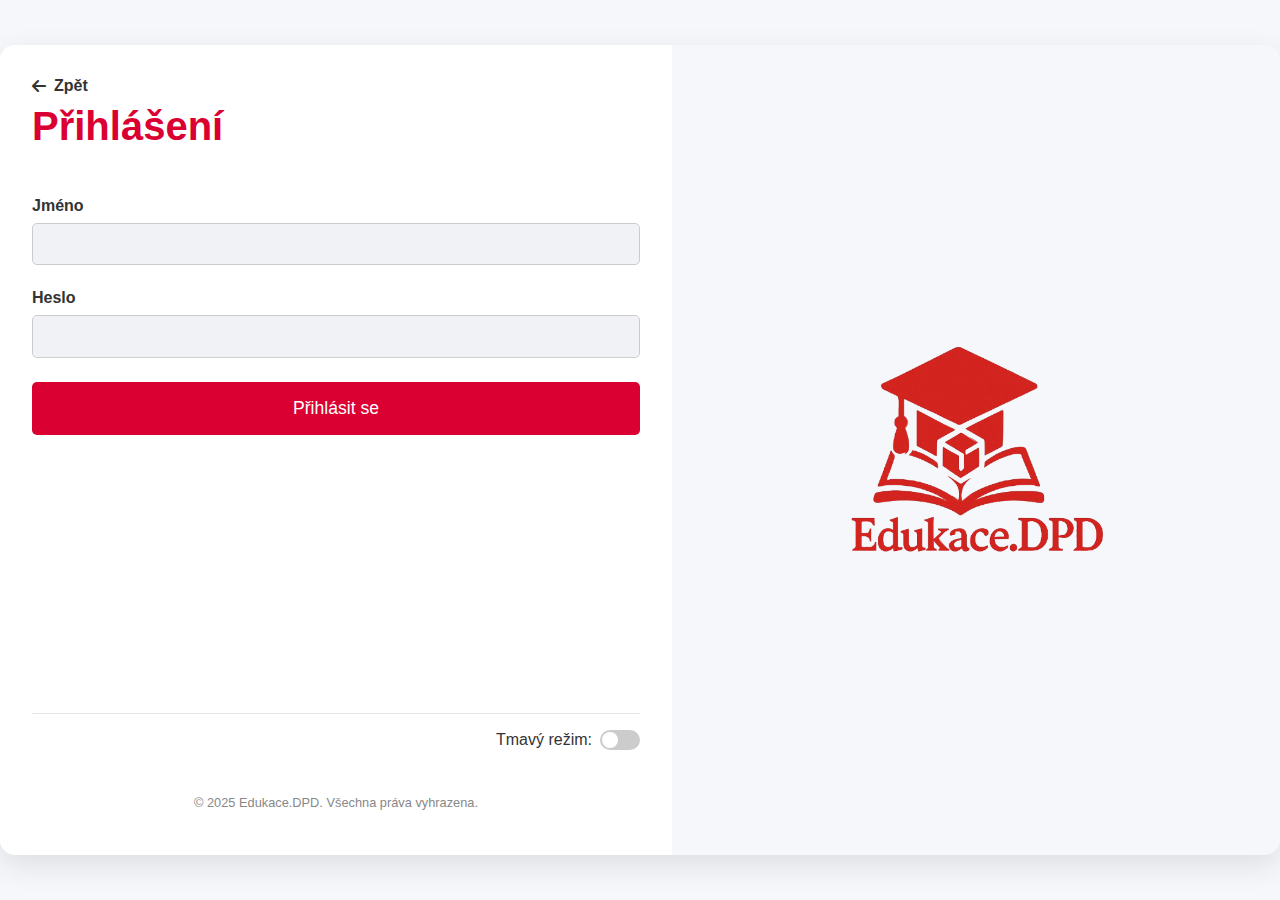
<file: login.html>
<!DOCTYPE html>
<html lang="cs">
<head>
    <meta charset="UTF-8">
    <meta name="viewport" content="width=device-width, initial-scale=1.0">
    <title>DPD Edukace - Přihlášení</title>
    <link rel="stylesheet" href="style.css">
    <link rel="stylesheet" href="https://cdnjs.cloudflare.com/ajax/libs/font-awesome/6.0.0-beta3/css/all.min.css">
    <script src="login.js" defer></script>
</head>
<body>
    <div class="container">
        <div class="left-panel">
            <a href="index.html" class="back-button" id="back-to-position">
                <i class="fas fa-arrow-left"></i> <span>Zpět</span>
            </a>
            <header>
                <h1 class="welcome-text" id="welcome-text">Přihlášení</h1>
                <p class="role-text" id="role-text"></p>
            </header>
            <main class="main-content">
                <form id="login-form" class="login-form">
                    <div class="input-group">
                        <label for="username">Jméno</label>
                        <input type="text" id="username" name="username" required>
                    </div>
                    <div class="input-group">
                        <label for="password">Heslo</label>
                        <input type="password" id="password" name="password" required>
                    </div>
                    <button type="submit" class="submit-button">Přihlásit se</button>
                </form>
            </main>
            <footer class="bottom-panel">
                <div class="settings">
                    <div class="theme-switch">
                        <span id="theme-label">Tmavý režim:</span>
                        <label class="switch">
                            <input type="checkbox" id="theme-toggle">
                            <span class="slider"></span>
                        </label>
                    </div>
                </div>
                <div class="footer">
                    <p>© 2025 Edukace.DPD. Všechna práva vyhrazena.</p>
                </div>
            </footer>
        </div>
       <div class="right-panel" style="background-image: url(obrazky/thumbnail_IMG_9121.png); background-size: 50%; background-position: center; background-repeat: no-repeat;"></div>
    </div>
</body>
</html>
</file>
<file: style.css>
:root {
    --bg-color-light: #f5f7fa;
    --bg-color-dark: #121212;
    --panel-bg-light: #ffffff;
    --panel-bg-dark: #1f1f1f;
    --text-color-light: #333;
    --text-color-dark: #e0e0e0;
    --card-bg-color-light: #f0f2f5;
    --card-bg-color-dark: #2c2c2c;
    --hover-color-light: #e6e8eb;
    --hover-color-dark: #3a3a3a;
    --primary-color: #db0032;
    --secondary-color: #007bff;
    --font-family: 'Roboto', sans-serif;
}

body {
    font-family: var(--font-family);
    margin: 0;
    padding: 0;
    display: flex;
    justify-content: center;
    align-items: center;
    min-height: 100vh;
    background-color: var(--bg-color-light);
    color: var(--text-color-light);
    transition: background-color 0.3s, color 0.3s;
}

body.dark-mode {
    background-color: var(--bg-color-dark);
    color: var(--text-color-dark);
}

.container {
    display: flex;
    width: 100%;
    max-width: 1400px;
    height: 90vh;
    box-shadow: 0 10px 30px rgba(0, 0, 0, 0.1);
    border-radius: 15px;
    overflow: hidden;
    position: relative;
    background-color: transparent;
}

.left-panel {
    width: 50%;
    background-color: var(--panel-bg-light);
    display: flex;
    flex-direction: column;
    padding: 2rem;
    position: relative;
    transition: background-color 0.3s;
    overflow-y: auto;
    flex-grow: 1;
}

body.dark-mode .left-panel {
    background-color: var(--panel-bg-dark);
}

.right-panel {
    width: 50%;
    background-image: url('bg-image.jpg.png');
    background-size: cover;
    background-position: center;
}

.top-header-panel {
    display: flex;
    justify-content: space-between;
    align-items: center;
    margin-bottom: 2rem;
    position: relative;
}

.welcome-text {
    font-size: 2.5rem;
    font-weight: 700;
    margin-bottom: 0.5rem;
    color: var(--primary-color);
}

.main-content {
    flex: 1;
    padding: 2rem 0;
}

.main-content p {
    font-size: 1.2rem;
    margin-bottom: 2rem;
}

.position-buttons {
    display: flex;
    flex-direction: column;
    gap: 1rem;
}

.position-button, .action-button {
    display: flex;
    align-items: center;
    padding: 1rem;
    background-color: var(--card-bg-color-light);
    color: var(--text-color-light);
    text-decoration: none;
    border-radius: 8px;
    transition: background-color 0.3s, transform 0.2s, box-shadow 0.2s;
    font-size: 1.1rem;
    font-weight: 700;
    box-shadow: 0 2px 5px rgba(0, 0, 0, 0.05);
}

.position-button:hover, .action-button:hover {
    background-color: var(--hover-color-light);
    transform: translateY(-2px);
    box-shadow: 0 4px 10px rgba(0, 0, 0, 0.1);
}

body.dark-mode .position-button, body.dark-mode .action-button {
    background-color: var(--card-bg-color-dark);
    color: var(--text-color-dark);
}

body.dark-mode .position-button:hover, body.dark-mode .action-button:hover {
    background-color: var(--hover-color-dark);
}

.position-button i, .action-button i {
    font-size: 1.5rem;
    margin-right: 1rem;
    color: var(--primary-color);
}

.bottom-panel {
    border-top: 1px solid rgba(0, 0, 0, 0.1);
    padding-top: 1rem;
    display: flex;
    flex-direction: column;
    gap: 1rem;
    margin-top: auto;
}

body.dark-mode .bottom-panel {
    border-top: 1px solid rgba(255, 255, 255, 0.1);
}

.settings {
    display: flex;
    justify-content: flex-end;
    align-items: center;
    gap: 2rem;
    margin-bottom: 1rem;
}

.language-select, .theme-switch {
    display: flex;
    align-items: center;
    gap: 0.5rem;
}

#language-select {
    padding: 0.2rem 0.5rem;
    border-radius: 5px;
    border: 1px solid #ccc;
    background-color: var(--card-bg-color-light);
    color: var(--text-color-light);
}

body.dark-mode #language-select {
    background-color: var(--card-bg-color-dark);
    color: var(--text-color-dark);
    border: 1px solid #444;
}

.switch {
    position: relative;
    display: inline-block;
    width: 40px;
    height: 20px;
}

.switch input {
    opacity: 0;
    width: 0;
    height: 0;
}

.slider {
    position: absolute;
    cursor: pointer;
    top: 0;
    left: 0;
    right: 0;
    bottom: 0;
    background-color: #ccc;
    transition: .4s;
    border-radius: 20px;
}

.slider:before {
    position: absolute;
    content: "";
    height: 16px;
    width: 16px;
    left: 2px;
    bottom: 2px;
    background-color: white;
    transition: .4s;
    border-radius: 50%;
}

input:checked + .slider {
    background-color: var(--primary-color);
}

input:checked + .slider:before {
    transform: translateX(20px);
}

.footer {
    text-align: center;
    font-size: 0.8rem;
    color: #888;
}

body.dark-mode .footer {
    color: #aaa;
}

.back-button {
    position: absolute;
    top: 2rem;
    left: 2rem;
    text-decoration: none;
    color: var(--text-color-light);
    font-weight: bold;
    display: flex;
    align-items: center;
    gap: 0.5rem;
    z-index: 10;
}

body.dark-mode .back-button {
    color: var(--text-color-dark);
}

.back-button:hover {
    color: var(--primary-color);
}

.login-form {
    display: flex;
    flex-direction: column;
    gap: 1.5rem;
}

.input-group {
    display: flex;
    flex-direction: column;
}

.input-group label {
    margin-bottom: 0.5rem;
    font-weight: bold;
}

.input-group input {
    padding: 0.8rem;
    border: 1px solid #ccc;
    border-radius: 5px;
    background-color: var(--card-bg-color-light);
    color: var(--text-color-light);
}

body.dark-mode .input-group input {
    background-color: var(--card-bg-color-dark);
    color: var(--text-color-dark);
    border: 1px solid #444;
}

.submit-button {
    padding: 1rem;
    border: none;
    border-radius: 5px;
    background-color: var(--primary-color);
    color: white;
    font-size: 1.1rem;
    cursor: pointer;
    transition: background-color 0.3s;
}

.submit-button:hover {
    background-color: #c30019;
}

.action-buttons {
    display: flex;
    flex-direction: column;
    gap: 1rem;
}

.action-button {
    position: relative;
    justify-content: space-between;
}

.action-button .button-text {
    flex-grow: 1;
}

.action-button .button-icon {
    font-size: 1.5rem;
    color: var(--primary-color);
}

/* Styly pro stránku s kontakty */
.contacts-page .main-content p {
    margin-bottom: 1rem;
}

.contact-cards-container {
    display: flex;
    flex-direction: column;
    gap: 1.5rem;
}

.contact-card {
    display: flex;
    flex-direction: column;
    align-items: center;
    padding: 1.5rem;
    background-color: var(--card-bg-color-light);
    border-radius: 10px;
    box-shadow: 0 4px 6px rgba(0, 0, 0, 0.05);
    transition: background-color 0.3s;
}

body.dark-mode .contact-card {
    background-color: var(--card-bg-color-dark);
}

.contact-photo-container {
    flex-shrink: 0;
    width: 100%;
    text-align: center;
    margin-bottom: 1rem;
}

.contact-photo {
    width: 100%;
    height: auto;
    border-radius: 10px;
    border: 3px solid var(--primary-color);
    object-fit: cover;
    box-sizing: border-box;
}

.contact-info {
    text-align: center;
}

.contact-info h2 {
    margin-top: 0;
    margin-bottom: 0.5rem;
    font-size: 1.5rem;
    color: var(--primary-color);
}

.contact-info p {
    margin: 0;
    font-size: 1rem;
    line-height: 1.4;
}

.contact-info strong {
    color: var(--text-color-light);
}

body.dark-mode .contact-info strong {
    color: var(--text-color-dark);
}

/* Nové styly pro profilové menu */
.user-profile-container {
    position: absolute;
    top: 2rem;
    right: 2rem;
    z-index: 1000;
}

.profile-button {
    background: var(--card-bg-color-light);
    border: none;
    border-radius: 50%;
    padding: 0.8rem;
    cursor: pointer;
    box-shadow: 0 4px 6px rgba(0, 0, 0, 0.1);
    transition: background-color 0.3s ease;
}

body.dark-mode .profile-button {
    background: var(--card-bg-color-dark);
}

.profile-button:hover {
    background-color: var(--hover-color-light);
}

body.dark-mode .profile-button:hover {
    background-color: var(--hover-color-dark);
}

.profile-icon {
    font-size: 1.5rem;
    color: var(--primary-color);
}

.profile-menu {
    position: absolute;
    top: 100%;
    right: 0;
    width: 250px;
    background-color: var(--panel-bg-light);
    border: 1px solid #ddd;
    border-radius: 8px;
    box-shadow: 0 8px 16px rgba(0, 0, 0, 0.1);
    padding: 1rem;
    display: none;
    flex-direction: column;
    gap: 0.5rem;
    margin-top: 10px;
}

body.dark-mode .profile-menu {
    background-color: var(--panel-bg-dark);
    border: 1px solid #444;
}

.profile-menu.visible {
    display: flex;
}

.profile-info-menu {
    display: flex;
    flex-direction: column;
    padding-bottom: 0.5rem;
    border-bottom: 1px solid #eee;
    margin-bottom: 0.5rem;
}

body.dark-mode .profile-info-menu {
    border-bottom: 1px solid #444;
}

.profile-info-menu span:first-child {
    font-weight: bold;
    font-size: 1.1rem;
}

.profile-info-menu span:last-child {
    font-style: italic;
    font-size: 0.9rem;
    color: #888;
}

body.dark-mode .profile-info-menu span:last-child {
    color: #aaa;
}

.profile-menu-item {
    display: flex;
    align-items: center;
    gap: 0.5rem;
    text-decoration: none;
    color: var(--text-color-light);
    padding: 0.5rem;
    border-radius: 5px;
    transition: background-color 0.2s;
}

body.dark-mode .profile-menu-item {
    color: var(--text-color-dark);
}

.profile-menu-item:hover {
    background-color: var(--hover-color-light);
}

body.dark-mode .profile-menu-item:hover {
    background-color: var(--hover-color-dark);
}

.profile-menu-item i {
    width: 20px;
    text-align: center;
    color: var(--primary-color);
}
/* Responzivní úpravy pro mobilní telefony (pod 768px) */
@media (max-width: 768px) {
    .container {
        flex-direction: column;
        height: auto;
    }

    .left-panel {
        flex: auto;
        width: 100%;
        padding: 10px;
        box-shadow: none;
    }

    .right-panel {
        display: none;
    }

    .top-header-panel {
        flex-direction: column;
        gap: 10px;
    }

    .welcome-text {
        font-size: 2em;
        text-align: center;
        margin: 20px 0 10px;
    }

    .position-buttons,
    .action-buttons {
        flex-direction: column;
        width: 100%;
    }

    .position-button,
    .action-button {
        width: 100%;
        box-sizing: border-box;
    }

    .bottom-panel {
        padding: 10px;
        margin-top: 20px;
    }

    .settings {
        flex-direction: column;
        gap: 15px;
    }

    .login-form {
        width: 90%;
    }

    .contacts-page .contact-entry h2 {
        font-size: 1.2em;
    }
}
</file>
